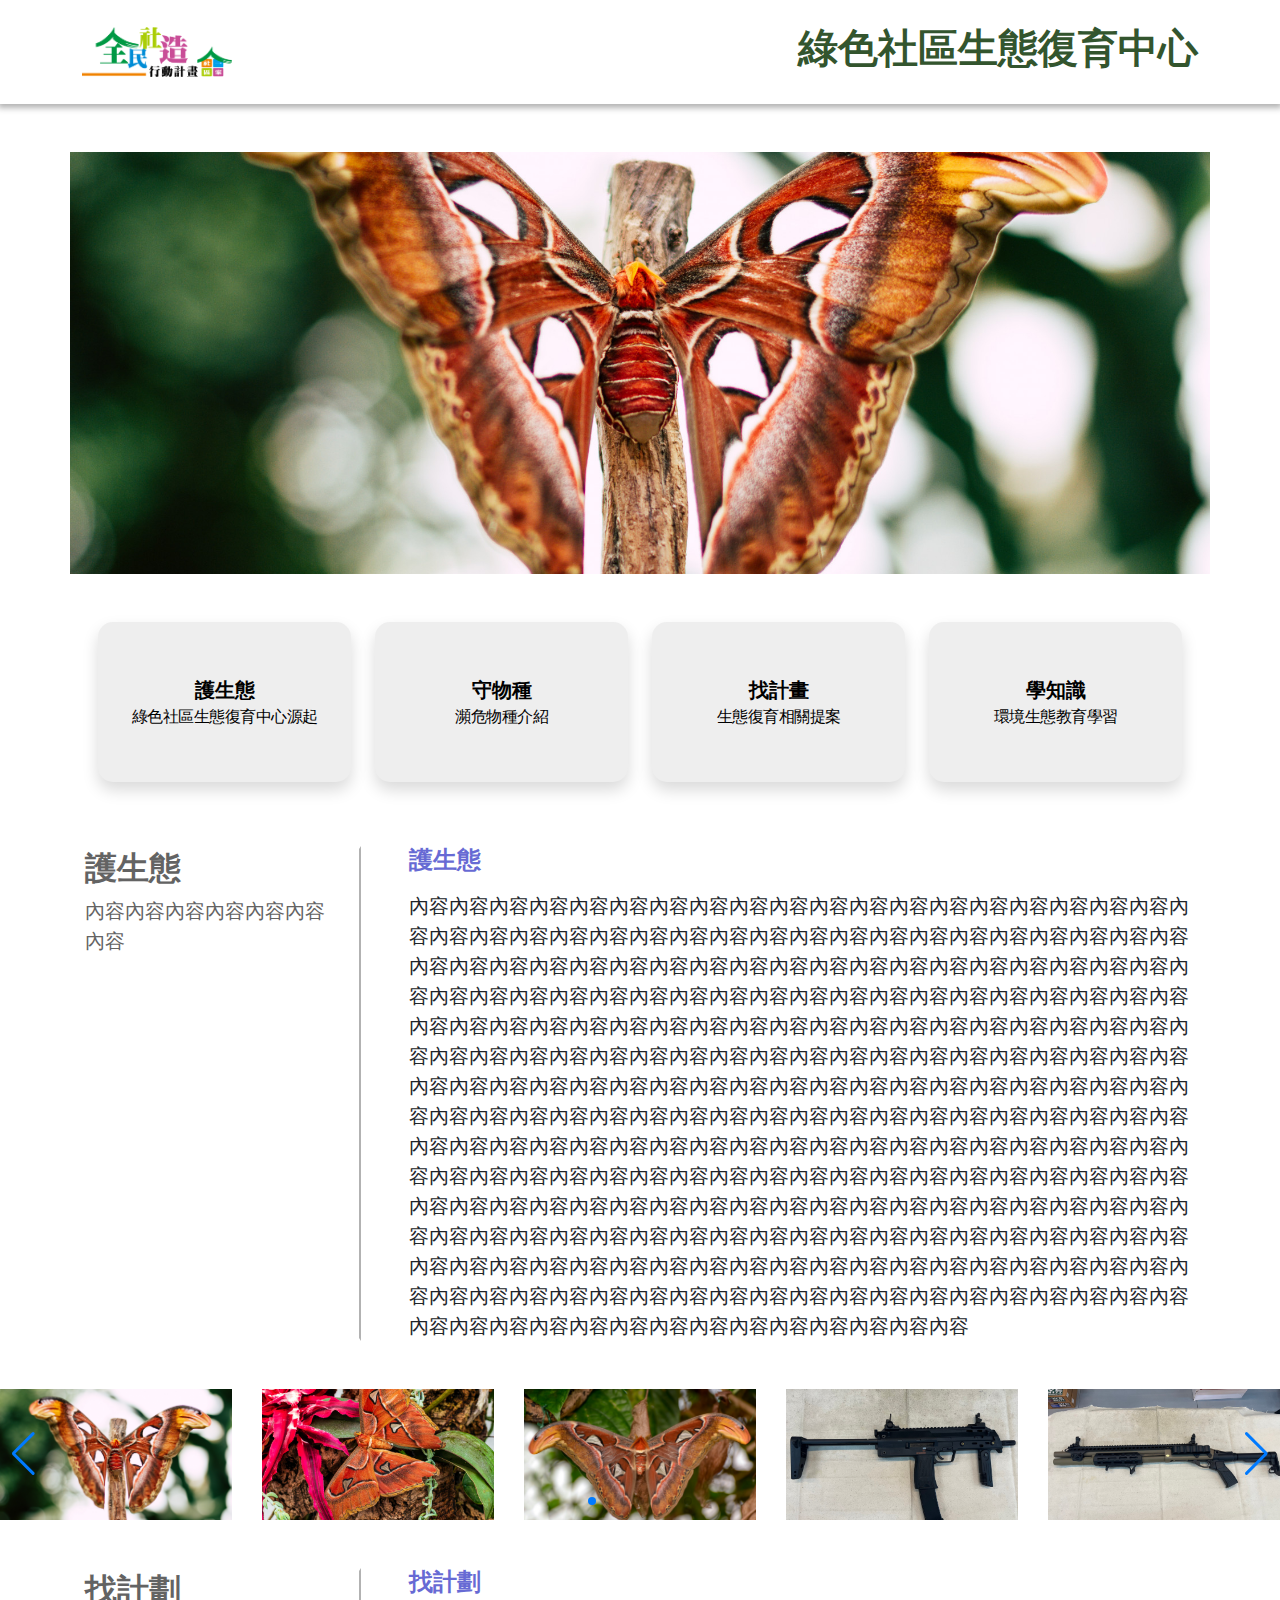
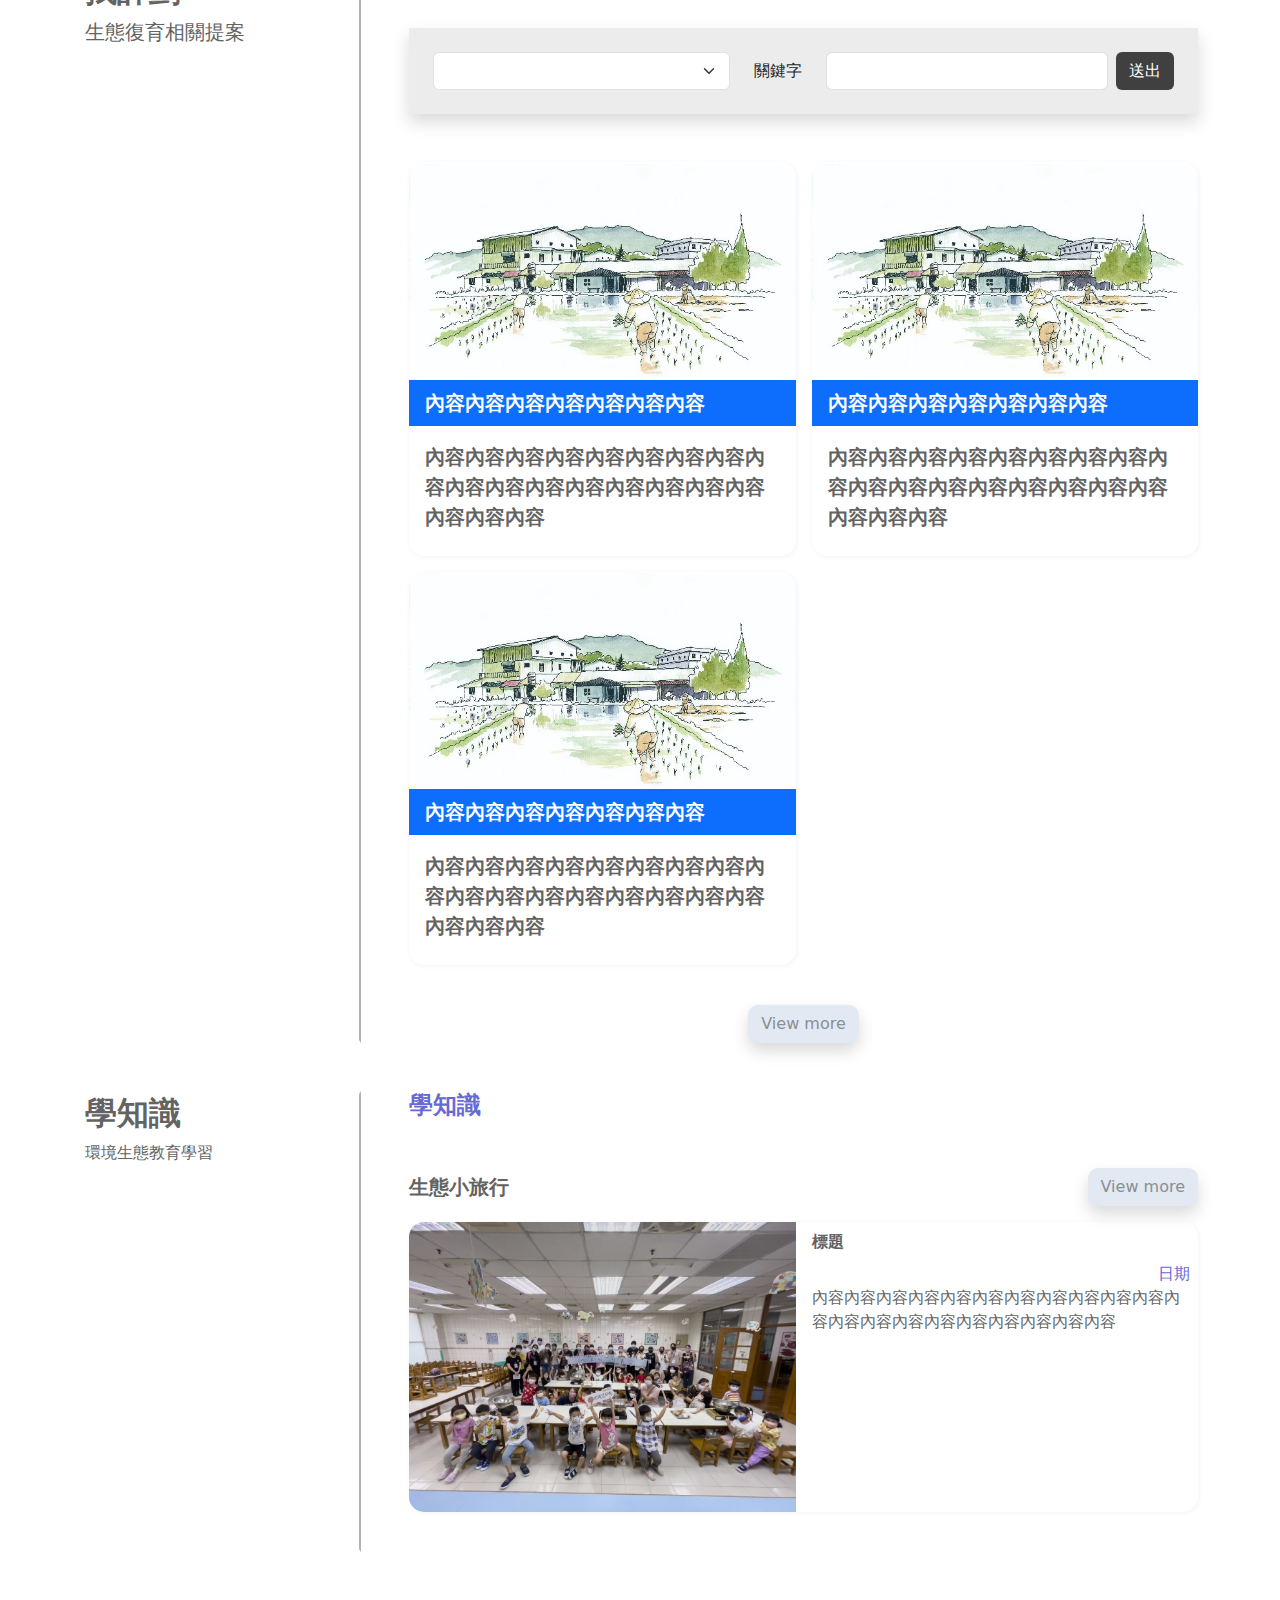
<file: index.html>
<!DOCTYPE html>
<html lang="en">

<head>
    <meta charset="UTF-8">
    <meta name="viewport" content="width=device-width, initial-scale=1.0">
    <title>綠色社區生態復育中心</title>
    <link href="https://cdn.jsdelivr.net/npm/bootstrap@5.3.3/dist/css/bootstrap.min.css" rel="stylesheet"
        integrity="sha384-QWTKZyjpPEjISv5WaRU9OFeRpok6YctnYmDr5pNlyT2bRjXh0JMhjY6hW+ALEwIH" crossorigin="anonymous">
    <link rel="stylesheet" href="https://cdn.jsdelivr.net/npm/swiper@11/swiper-bundle.min.css" />

    <script src="https://cdn.jsdelivr.net/npm/swiper@11/swiper-bundle.min.js"></script>
    <link rel="stylesheet" href="./style.css">
    <script src="https://code.jquery.com/jquery-3.7.1.js"
        integrity="sha256-eKhayi8LEQwp4NKxN+CfCh+3qOVUtJn3QNZ0TciWLP4=" crossorigin="anonymous"></script>
</head>

<body>
    <header class="header-shadow  mb-5">
        <div class="container py-4 d-flex justify-content-between align-items-center">
            <div class="d-none d-sm-block" style="width: 150px;">
                <img class="w-100" src="./assets/header/logo.png" alt="">
            </div>
            <h1 class="text-primary fw-bold">
                綠色社區生態復育中心
            </h1>
        </div>
    </header>

    <section class="container padding-33 position-relative overflow-hidden mb-5">
        <div
            class="position-absolute top-0 start-0 end-0 bottom-0 d-flex justify-content-center align-items-center pb-5">
            <img class="w-100" src="./assets/header/banner.jpg" alt="">
        </div>
    </section>
    <section class="container pb-5">
        <div class="row px-3 px-md-0d-lg-flex">
            <div class="col-2 col-6 col-lg-3">
                <div class="card mb-3 bg-light-white border-0 card-shadow shadow" style="height: 160px;">
                    <div class="card-body nav-text d-flex flex-column justify-content-center">
                        <div class="text-center fw-bold fs-5">護生態</div>
                        <div class="text-center" style="letter-spacing:-0.5px">綠色社區生態復育中心源起</div>
                    </div>
                </div>
            </div>
            <div class="col-2 col-6 col-lg-3">
                <div class="card mb-3 bg-light-white shadow border-0 card-shadow" style="height: 160px;">
                    <div class="card-body nav-text d-flex flex-column justify-content-center">
                        <div class="text-center fw-bold fs-5">守物種</div>
                        <div class="text-center" style="letter-spacing:-0.5px">瀕危物種介紹</div>
                    </div>
                </div>
            </div>
            <div class="col-2 col-6 col-lg-3">
                <div class="card mb-3 bg-light-white shadow border-0 card-shadow" style="height: 160px;">
                    <div class="card-body nav-text d-flex flex-column justify-content-center">
                        <div class="text-center fw-bold fs-5">找計畫</div>
                        <div class="text-center" style="letter-spacing:-0.5px">生態復育相關提案</div>
                    </div>
                </div>
            </div>
            <div class="col-2 col-6 col-lg-3">
                <div class="card mb-3 bg-light-white shadow border-0 card-shadow" style="height: 160px;">
                    <div class="card-body nav-text d-flex flex-column justify-content-center">
                        <div class="text-center fw-bold fs-5">學知識</div>
                        <div class="text-center" style="letter-spacing:-0.5px">環境生態教育學習
                        </div>
                    </div>
                </div>
            </div>
        </div>
    </section>
    <section class="container pb-5">
        <!-- 如果有確定文字不會超過多高 可以這裡下高度 讓他怎麼換都一樣高 -->
        <div class="d-sm-flex flex-wrap">
            <div class="col-sm-3 ecology-border pb-3">
                <!-- 灌文字 -->
                <h2 class="fw-bold text-light-gray">護生態</h2>
                <div class="text-light-gray fs-5">內容內容內容內容內容內容內容</div>
            </div>
            <div class="col-sm-9 ps-5">
                <h3 class="text-blue pb-2 fw-bold fs-4">護生態</h3>
                <div class="fs-5">
                    內容內容內容內容內容內容內容內容內容內容內容內容內容內容內容內容內容內容內容內容內容內容內容內容內容內容內容內容內容內容內容內容內容內容內容內容內容內容內容內容內容內容內容內容內容內容內容內容內容內容內容內容內容內容內容內容內容內容內容內容內容內容內容內容內容內容內容內容內容內容內容內容內容內容內容內容內容內容內容內容內容內容內容內容內容內容內容內容內容內容內容內容內容內容內容內容內容內容內容內容內容內容內容內容內容內容內容內容內容內容內容內容內容內容內容內容內容內容內容內容內容內容內容內容內容內容內容內容內容內容內容內容內容內容內容內容內容內容內容內容內容內容內容內容內容內容內容內容內容內容內容內容內容內容內容內容內容內容內容內容內容內容內容內容內容內容內容內容內容內容內容內容內容內容內容內容內容內容內容內容內容內容內容內容內容內容內容內容內容內容內容內容內容內容內容內容內容內容內容內容內容內容內容內容內容內容內容內容內容內容內容內容內容內容內容內容內容內容內容內容內容內容內容內容內容內容內容內容內容內容內容內容內容內容內容內容內容內容內容內容內容內容內容內容內容內容內容內容內容內容內容內容內容內容內容內容內容內容內容內容內容內容內容內容內容內容內容內容內容內容內容內容內容內容內容內容內容內容內容內容內容內容內容內容內容內容內容
                </div>
            </div>
        </div>
    </section>
    <section class="pb-5">
        <div class="swiper">
            <div class="swiper-wrapper">
                <!-- 圖自己放 複製到我下一個註解的地方 -->
                <div class="swiper-slide">
                    <div class="position-relative p-16:9 overflow-hidden">
                        <div
                            class="position-absolute top-0 start-0 end-0 bottom-0 d-flex align-items-center justify-content-center">
                            <img class="w-100" src="./assets/swiper/demo1.jpg" alt="">
                        </div>
                    </div>
                </div>
                <!-- 到這裡 在更下面是看效果的 可以刪了-->
                <div class="swiper-slide">
                    <div class="position-relative p-16:9 overflow-hidden">
                        <div
                            class="position-absolute top-0 start-0 end-0 bottom-0 d-flex align-items-center justify-content-center">
                            <img class="w-100" src="./assets/swiper/demo2.jpg" alt="">
                        </div>
                    </div>
                </div>
                <div class="swiper-slide">
                    <div class="position-relative p-16:9 overflow-hidden">
                        <div
                            class="position-absolute top-0 start-0 end-0 bottom-0 d-flex align-items-center justify-content-center">
                            <img class="w-100" src="./assets/swiper/demo3.jpg" alt="">
                        </div>
                    </div>
                </div>
                <div class="swiper-slide">
                    <div class="position-relative p-16:9 overflow-hidden">
                        <div
                            class="position-absolute top-0 start-0 end-0 bottom-0 d-flex align-items-center justify-content-center">
                            <img class="w-100" src="./assets/swiper/demo4.jpg" alt="">
                        </div>
                    </div>
                </div>
                <div class="swiper-slide">
                    <div class="position-relative p-16:9 overflow-hidden">
                        <div
                            class="position-absolute top-0 start-0 end-0 bottom-0 d-flex align-items-center justify-content-center">
                            <img class="w-100" src="./assets/swiper/demo5.jpg" alt="">
                        </div>
                    </div>
                </div>
                <div class="swiper-slide">
                    <div class="position-relative p-16:9 overflow-hidden">
                        <div
                            class="position-absolute top-0 start-0 end-0 bottom-0 d-flex align-items-center justify-content-center">
                            <img class="w-100" src="./assets/swiper/demo6.jpg" alt="">
                        </div>
                    </div>
                </div>
                <div class="swiper-slide">
                    <div class="position-relative p-16:9 overflow-hidden">
                        <div
                            class="position-absolute top-0 start-0 end-0 bottom-0 d-flex align-items-center justify-content-center">
                            <img class="w-100" src="./assets/swiper/demo7.jpg" alt="">
                        </div>
                    </div>
                </div>
            </div>
            <!-- 這個是下面那個豆豆 不要的話直接刪除即可 -->
            <div class="swiper-pagination"></div>
            <div class="swiper-button-prev"></div>
            <div class="swiper-button-next"></div>
        </div>
    </section>
    <section class="container pb-5">
        <!-- 如果有確定文字不會超過多高 可以這裡下高度 讓他怎麼換都一樣高 -->
        <div class="d-sm-flex flex-wrap">
            <div class="col-sm-3 ecology-border pb-3 text-light-gray">
                <!-- 灌文字 -->
                <h2 class="fw-bold text-light-gray">找計劃</h2>
                <div class="fs-5">生態復育相關提案</div>
            </div>
            <div class="col-sm-9 ps-sm-5">
                <h3 class="text-blue pb-4 fs-4 fw-bold">找計劃</h3>
                <!-- 按下 en 會送出 不需要的話把 form 刪除 -->
                <form class="mb-5">
                    <div class="shadow px-4 py-3 d-md-flex align-items-center" style="background: #ececec;">
                        <select class="form-select my-2" name="" id="">
                            <!-- 自己塞資料喔 -->
                            <option disabled>請選擇</option>
                            <option disabled>1</option>
                        </select>
                        <div class="px-4 text-nowrap my-2">關鍵字</div>
                        <input class="form-control my-2" type="text">
                        <button class="btn text-white text-nowrap ms-2 my-2"
                            style="background-color: #404040;">送出</button>
                    </div>
                </form>
                <div class="d-flex flex-wrap px-sm-2 mx-m-16 pb-4">
                    <!-- 這邊跑卡片迴圈 -->
                    <div class="col-sm-12 col-md-6 col-lg-6 pb-3">
                        <div class="mx-sm-2">
                            <div class="card-shadow overflow-hidden ">
                                <div class="overflow-hidden position-relative p-16:9">
                                    <div
                                        class="position-absolute top-0 start-0 end-0 bottom-0 d-flex align-items-center justify-content-center">
                                        <img class="w-100" src="./assets/cards/demo1.jpg" alt="">
                                    </div>
                                </div>
                                <!-- 顏色要自己調整喔 -->
                                <div class="px-3 py-2 text-white bg-primary fs-5 fw-bold">
                                    內容內容內容內容內容內容內容
                                </div>
                                <div class="fs-5 px-3 pt-3 pb-4 fw-bold text-light-gray">
                                    內容內容內容內容內容內容內容內容內容內容內容內容內容內容內容內容內容內容內容內容
                                </div>
                            </div>
                        </div>
                    </div>
                    <div class="col-sm-12 col-md-6 pb-3">
                        <div class="mx-sm-2">
                            <div class="card-shadow overflow-hidden ">
                                <div class="overflow-hidden position-relative p-16:9">
                                    <div
                                        class="position-absolute top-0 start-0 end-0 bottom-0 d-flex align-items-center justify-content-center">
                                        <img class="w-100" src="./assets/cards/demo1.jpg" alt="">
                                    </div>
                                </div>
                                <!-- 顏色要自己調整喔 -->
                                <div class="px-3 py-2 text-white bg-primary fs-5 fw-bold">
                                    內容內容內容內容內容內容內容
                                </div>
                                <div class="fs-5 px-3 pt-3 pb-4 fw-bold text-light-gray">
                                    內容內容內容內容內容內容內容內容內容內容內容內容內容內容內容內容內容內容內容內容
                                </div>
                            </div>
                        </div>
                    </div>
                    <div class="col-sm-12 col-md-6 pb-3">
                        <div class="mx-sm-2">
                            <div class="card-shadow overflow-hidden ">
                                <div class="overflow-hidden position-relative p-16:9">
                                    <div
                                        class="position-absolute top-0 start-0 end-0 bottom-0 d-flex align-items-center justify-content-center">
                                        <img class="w-100" src="./assets/cards/demo1.jpg" alt="">
                                    </div>
                                </div>
                                <!-- 顏色要自己調整喔 -->
                                <div class="px-3 py-2 text-white bg-primary fs-5 fw-bold">
                                    內容內容內容內容內容內容內容
                                </div>
                                <div class="fs-5 px-3 pt-3 pb-4 fw-bold text-light-gray">
                                    內容內容內容內容內容內容內容內容內容內容內容內容內容內容內容內容內容內容內容內容
                                </div>
                            </div>
                        </div>
                    </div>
                </div>
                <div class="d-flex justify-content-center">
                    <button class="btn rounded shadow" style="background-color: #e2e9f3; color: #888f95;">View
                        more</button>
                </div>
            </div>
        </div>
    </section>
    <section class="container pb-5">
        <div class="d-sm-flex flex-wrap">
            <div class="col-sm-3 ecology-border pb-3 text-light-gray">
                <!-- 這邊一樣 含下面要灌文字 -->
                <h2 class="fw-bold">學知識</h2>
                <div>環境生態教育學習</div>
            </div>
            <div class="col-sm-9 ps-sm-5">
                <h3 class="text-blue pb-4 fw-bold fs-4">學知識</h3>
                <div class="fw-bold fs-5 d-flex justify-content-between align-items-center py-3">
                    <div class="text-light-gray">生態小旅行</div>
                    <div class="d-flex justify-content-center">
                        <button class="btn rounded shadow" style="background-color: #e2e9f3; color: #888f95;">View
                            more</button>
                    </div>
                </div>
                <div class="d-flex flex-wrap px-sm-2 mx-m-16 pb-4">

                    <div class="pb-3">
                        <div class="card-shadow overflow-hidden mx-sm-2 d-sm-flex">
                            <div class="col-sm-6 pe-sm-2">
                                <img class="w-100 h-100" style=" object-fit: cover;" src="./assets/cards/demo3.jpg"
                                    alt="">
                            </div>
                            <div class="col-sm-6 p-2">
                                <div>
                                    <div class="fw-bold pb-2 text-light-gray">標題</div>
                                    <div class="text-end text-blue">日期</div>
                                    <div class="text-light-gray">內容內容內容內容內容內容內容內容內容內容內容內容內容內容內容內容內容內容內容內容內容</div>
                                </div>
                            </div>
                        </div>
                    </div>
                </div>
            </div>
        </div>
    </section>

</body>
<script>
    const swiper = new Swiper(".swiper", {
        // loop 為是否尋還播放(就是 到底了之後回到第一張) 不要的話把它刪除即可
        loop: true,
        // slidesPerView 為控制輪播圖片數量的參數 看要幾個可自行依據大小作設定
        slidesPerView: 1,
        // 是否自動換下一張 不要的話 把整個 obj 刪除即可 delay 為自動換下一張的時間
        autoplay: {
            delay: 3000,
        },
        spaceBetween: 30,
        // 每個大小要顯示幾張圖片 可自行調整
        breakpoints: {
            576: {
                slidesPerView: 2,
            },
            768: {
                slidesPerView: 4,
            },
            1024: {
                slidesPerView: 5,
            }
        },
        pagination: {
            el: ".swiper-pagination",
            clickable: true,
        },
        // 上下張按鈕 不需要一樣刪除 也要把 html 刪除
        navigation: {
            nextEl: ".swiper-button-next",
            prevEl: ".swiper-button-prev",
        },
    });
</script>
<script src="https://cdn.jsdelivr.net/npm/bootstrap@5.3.3/dist/js/bootstrap.bundle.min.js"
    integrity="sha384-YvpcrYf0tY3lHB60NNkmXc5s9fDVZLESaAA55NDzOxhy9GkcIdslK1eN7N6jIeHz"
    crossorigin="anonymous"></script>

</html>
</file>
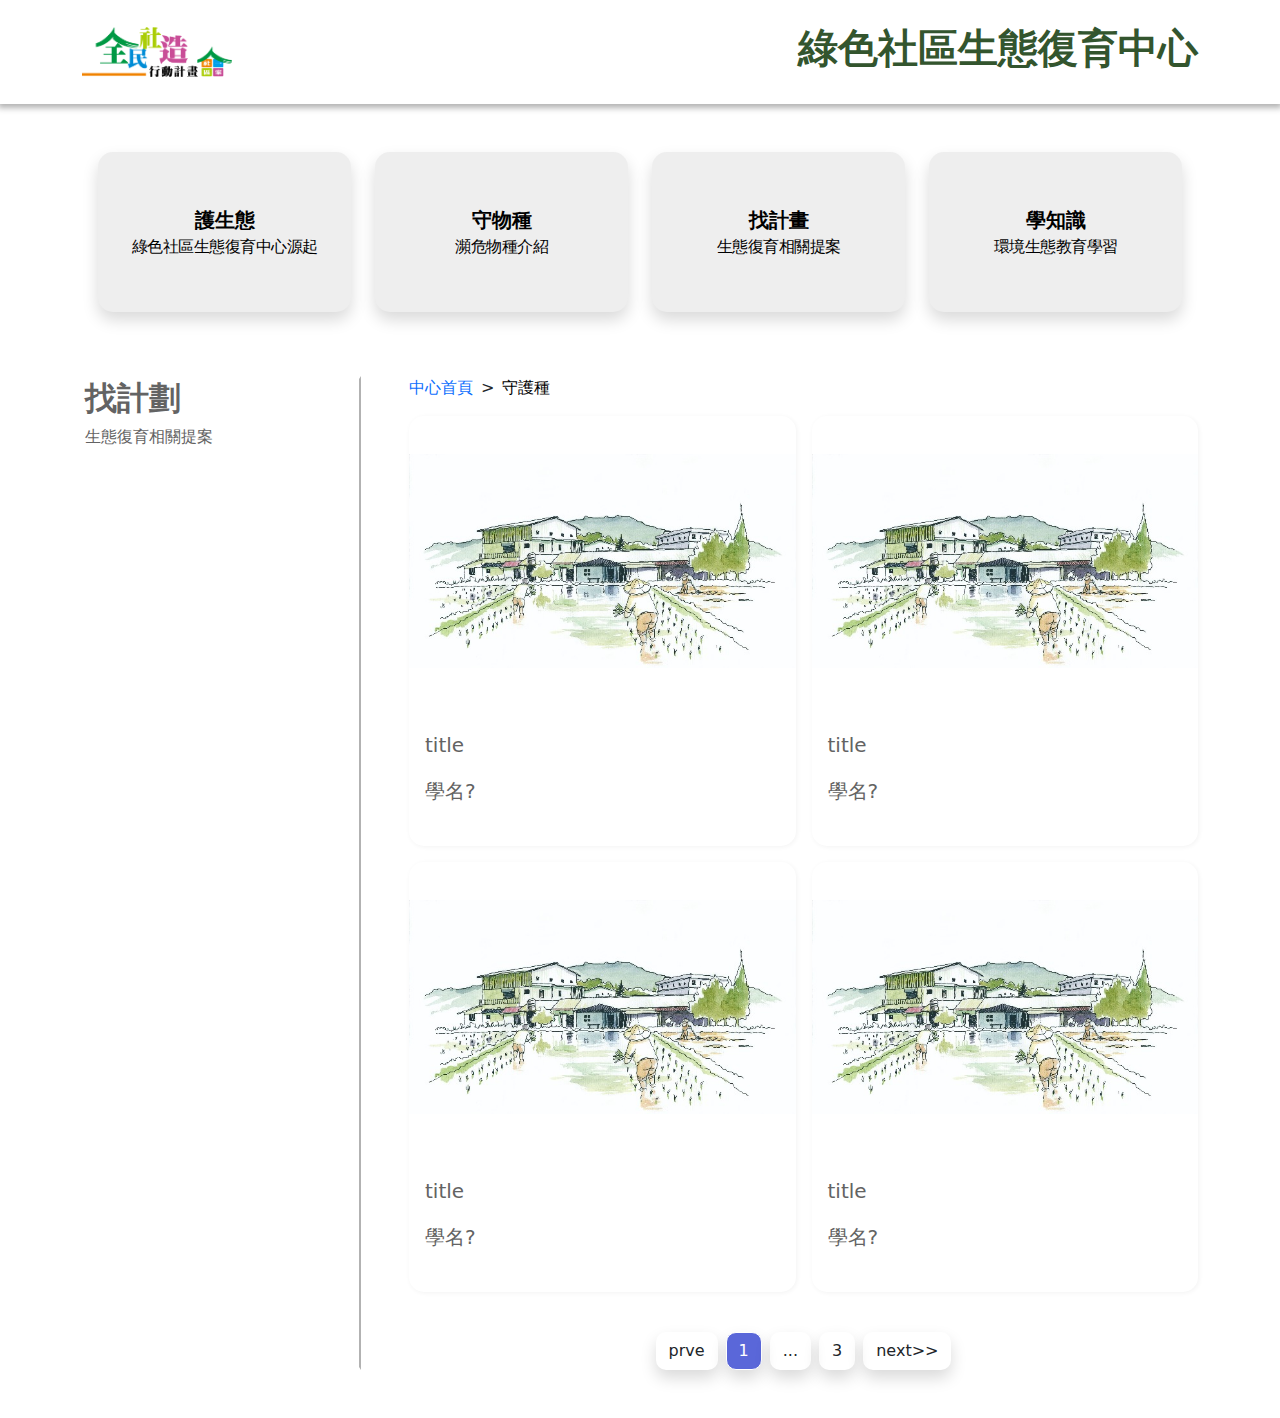
<file: detail.html>
<!DOCTYPE html>
<html lang="en">

<head>
    <meta charset="UTF-8">
    <meta name="viewport" content="width=device-width, initial-scale=1.0">
    <title>綠色社區生態復育中心</title>
    <link href="https://cdn.jsdelivr.net/npm/bootstrap@5.3.3/dist/css/bootstrap.min.css" rel="stylesheet"
        integrity="sha384-QWTKZyjpPEjISv5WaRU9OFeRpok6YctnYmDr5pNlyT2bRjXh0JMhjY6hW+ALEwIH" crossorigin="anonymous">
    <link rel="stylesheet" href="./style.css">
    <script src="https://code.jquery.com/jquery-3.7.1.js"
        integrity="sha256-eKhayi8LEQwp4NKxN+CfCh+3qOVUtJn3QNZ0TciWLP4=" crossorigin="anonymous"></script>
    <style>
        .page.active {
            background-color: #5a67d9;
            color: #FFF;
        }

        .page:hover {
            background-color: #5a67d9;
            color: #FFF;
        }

        @media (min-width: 576px) {
            .col-ms-6 {
                flex: 0 0 auto;
                width: 50% !important;
            }

            .w-sm-auto {
                width: auto;
            }
        }

        @media (max-width: 576px) {
            .w-sm-d-100 {
                width: 100% !important;
            }
        }
    </style>
</head>

<body>
    <header class="header-shadow  mb-5">
        <div class="container py-4 d-flex justify-content-between align-items-center">
            <div class="d-none d-sm-block" style="width: 150px;">
                <img class="w-100" src="./assets/header/logo.png" alt="">
            </div>
            <h1 class="text-primary fw-bold">
                綠色社區生態復育中心
            </h1>
        </div>
    </header>

    <section class="container pb-5">
        <div class="row px-3 px-md-0d-lg-flex">
            <div class="col-2 col-6 col-lg-3">
                <div class="card mb-3 bg-light-white border-0 card-shadow shadow" style="height: 160px;">
                    <div class="card-body nav-text d-flex flex-column justify-content-center">
                        <div class="text-center fw-bold fs-5">護生態</div>
                        <div class="text-center" style="letter-spacing:-0.5px">綠色社區生態復育中心源起</div>
                    </div>
                </div>
            </div>
            <div class="col-2 col-6 col-lg-3">
                <div class="card mb-3 bg-light-white shadow border-0 card-shadow" style="height: 160px;">
                    <div class="card-body nav-text d-flex flex-column justify-content-center">
                        <div class="text-center fw-bold fs-5">守物種</div>
                        <div class="text-center" style="letter-spacing:-0.5px">瀕危物種介紹</div>
                    </div>
                </div>
            </div>
            <div class="col-2 col-6 col-lg-3">
                <div class="card mb-3 bg-light-white shadow border-0 card-shadow" style="height: 160px;">
                    <div class="card-body nav-text d-flex flex-column justify-content-center">
                        <div class="text-center fw-bold fs-5">找計畫</div>
                        <div class="text-center" style="letter-spacing:-0.5px">生態復育相關提案</div>
                    </div>
                </div>
            </div>
            <div class="col-2 col-6 col-lg-3">
                <div class="card mb-3 bg-light-white shadow border-0 card-shadow" style="height: 160px;">
                    <div class="card-body nav-text d-flex flex-column justify-content-center">
                        <div class="text-center fw-bold fs-5">學知識</div>
                        <div class="text-center" style="letter-spacing:-0.5px">環境生態教育學習
                        </div>
                    </div>
                </div>
            </div>
        </div>
    </section>
    <section class="container pb-5">
        <!-- 如果有確定文字不會超過多高 可以這裡下高度 讓他怎麼換都一樣高 不知道怎麼下可以跟我說-->
        <div class="d-sm-flex flex-wrap">
            <div class="col-sm-3 ecology-border pb-3 text-light-gray">
                <!-- 灌文字 -->
                <h2 class="fw-bold">找計劃</h2>
                <div>生態復育相關提案</div>
            </div>
            <div class="col-sm-9 ps-sm-5">
                <!-- 麵包屑 自己套喔 -->
                <nav>
                    <ul class="d-flex p-0">
                        <li class="text-blue" style="list-style: none; ">
                            <a href="#" style="text-decoration: none;">中心首頁</a>
                        </li>
                        <div class="px-2">></div>
                        <li style="list-style: none; ">
                            <a class="text-black" href="#" style="text-decoration: none;">守護種</a>
                        </li>
                    </ul>
                </nav>
                <div class="d-flex flex-wrap px-sm-2 mx-m-16 pb-4">
                    <!-- 這邊跑卡片迴圈 -->
                    <div class="col-md-6 pb-3 col-12 ">
                        <div class="px-2">
                            <div class="card-shadow overflow-hidden">
                                <div class="overflow-hidden position-relative p-4:3">
                                    <div
                                        class="position-absolute top-0 start-0 end-0 bottom-0 d-flex align-items-center justify-content-center">
                                        <img class="w-100" src="./assets/cards/demo1.jpg" alt="">
                                    </div>
                                </div>
                                <div class="fs-5 px-3 py-4 text-light-gray ">
                                    <div class="pb-3">title</div>
                                    <div class="pb-3">學名?</div>
                                </div>
                            </div>
                        </div>
                    </div>
                    <div class="col-md-6 pb-3 col-12">
                        <div class="px-2">
                            <div class="card-shadow overflow-hidden">
                                <div class="overflow-hidden position-relative p-4:3">
                                    <div
                                        class="position-absolute top-0 start-0 end-0 bottom-0 d-flex align-items-center justify-content-center">
                                        <img class="w-100" src="./assets/cards/demo1.jpg" alt="">
                                    </div>
                                </div>
                                <div class="fs-5 px-3 py-4 text-light-gray">
                                    <div class="pb-3">title</div>
                                    <div class="pb-3">學名?</div>
                                </div>
                            </div>
                        </div>
                    </div>
                    <div class="col-md-6 pb-3 col-12">
                        <div class="px-2">
                            <div class="card-shadow overflow-hidden">
                                <div class="overflow-hidden position-relative p-4:3">
                                    <div
                                        class="position-absolute top-0 start-0 end-0 bottom-0 d-flex align-items-center justify-content-center">
                                        <img class="w-100" src="./assets/cards/demo1.jpg" alt="">
                                    </div>
                                </div>
                                <div class="fs-5 px-3 py-4 text-light-gray">
                                    <div class="pb-3">title</div>
                                    <div class="pb-3">學名?</div>
                                </div>
                            </div>
                        </div>
                    </div>
                    <div class="col-md-6 pb-3 col-12">
                        <div class="px-2">
                            <div class="card-shadow overflow-hidden">
                                <div class="overflow-hidden position-relative p-4:3">
                                    <div
                                        class="position-absolute top-0 start-0 end-0 bottom-0 d-flex align-items-center justify-content-center">
                                        <img class="w-100" src="./assets/cards/demo1.jpg" alt="">
                                    </div>
                                </div>
                                <div class="fs-5 px-3 py-4 text-light-gray d-flex d-sm-block">
                                    <div class="pb-3">title</div>
                                    <div class="pb-3">學名?</div>
                                </div>
                            </div>
                        </div>
                    </div>
                </div>
                <div class="d-flex justify-content-center">
                    <!-- 下面是分頁 自行依照內容套迴圈 -->
                    <button class="btn rounded shadow page mx-1">prve</button>
                    <button class="btn rounded shadow page mx-1 active">
                        1</button>
                    <button class="btn rounded shadow page mx-1">
                        ...</button>
                    <button class="btn rounded shadow page mx-1">
                        3</button>
                    <button class="btn rounded shadow page mx-1">
                        next>></button>
                </div>
            </div>
        </div>
    </section>
</body>

<script src="https://cdn.jsdelivr.net/npm/bootstrap@5.3.3/dist/js/bootstrap.bundle.min.js"
    integrity="sha384-YvpcrYf0tY3lHB60NNkmXc5s9fDVZLESaAA55NDzOxhy9GkcIdslK1eN7N6jIeHz"
    crossorigin="anonymous"></script>

</html>
</file>
<file: style.css>
.text-primary {
    color: #33552e !important;
}

.header-border {
    border-bottom: 4px;
    border-color: transparent transparent rgba(0, 0, 0, 0.3) transparent;
    border-style: solid;
}

.padding-33 {
    padding-top: 33%;
}

.text-blue {
    color: #676ad4;
}

.bg-light-white {
    background-color: #eeeeee;
}

.ecology-border {
    border-right: 2px;
    border-color: transparent rgba(0, 0, 0, 0.3) transparent transparent;
    border-style: solid;
    text-align: left;
    padding-right: 24px;
}

.cursor-pointer {
    cursor: pointer;
}
.header-shadow {
    box-shadow: 0 2px 6px 2px rgba(0, 0, 0, 0.3);
}
.p-16\:9 {
    padding-top: 56.25%;
}
.p-4\:3 {
    padding-top: 75%;
}
.text-light-gray {
    color: #636363;
}
.rounded {
    border-radius: 10px !important;
}
.card-shadow {
    box-shadow: rgba(1, 1, 1, 0.05) 1px 1px 5px 0px;
    transition: all 0.3s ease-in-out;
    border-radius: 15px;
}
.card-shadow:hover {
    transform: translateY(-0.25rem);
    box-shadow: rgba(46, 41, 51, 0.08) 0px 2px 4px, rgba(71, 63, 79, 0.16) 0px 5px 10px;
}
.nav-text {
    color: black;
}
.nav-text:hover {
    color: #676ad4;
    font-weight: bold;
}
.nav-open-close {
    display: none;
}
.nav-open-close.active {
    display: flex !important;
}
@media (max-width: 576px) {
    .ecology-border {
        border-right: 0;
        text-align: center;
        padding-right: 0;
    }


}

@media (min-width: 576px) {
    .mx-m-16 {
        margin-left: -16px;
        margin-right: -16px;
    }
}
</file>
